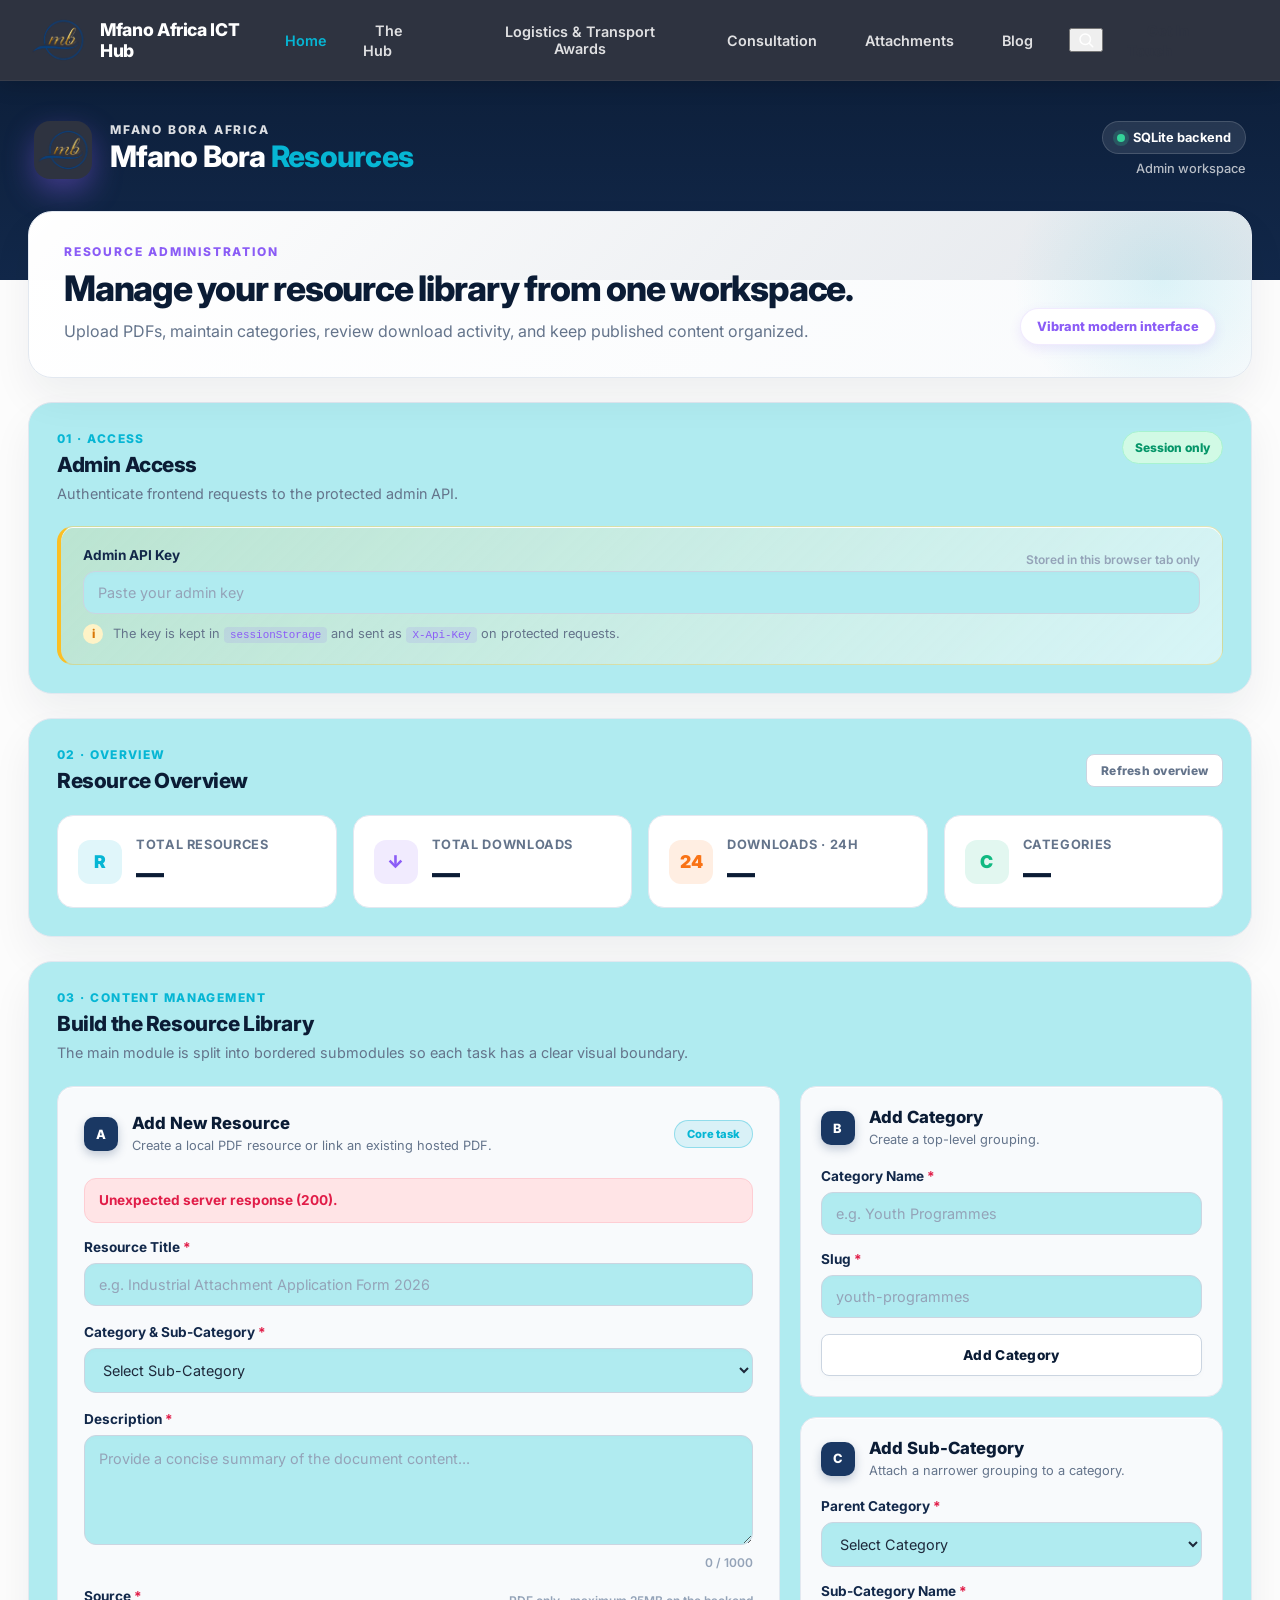
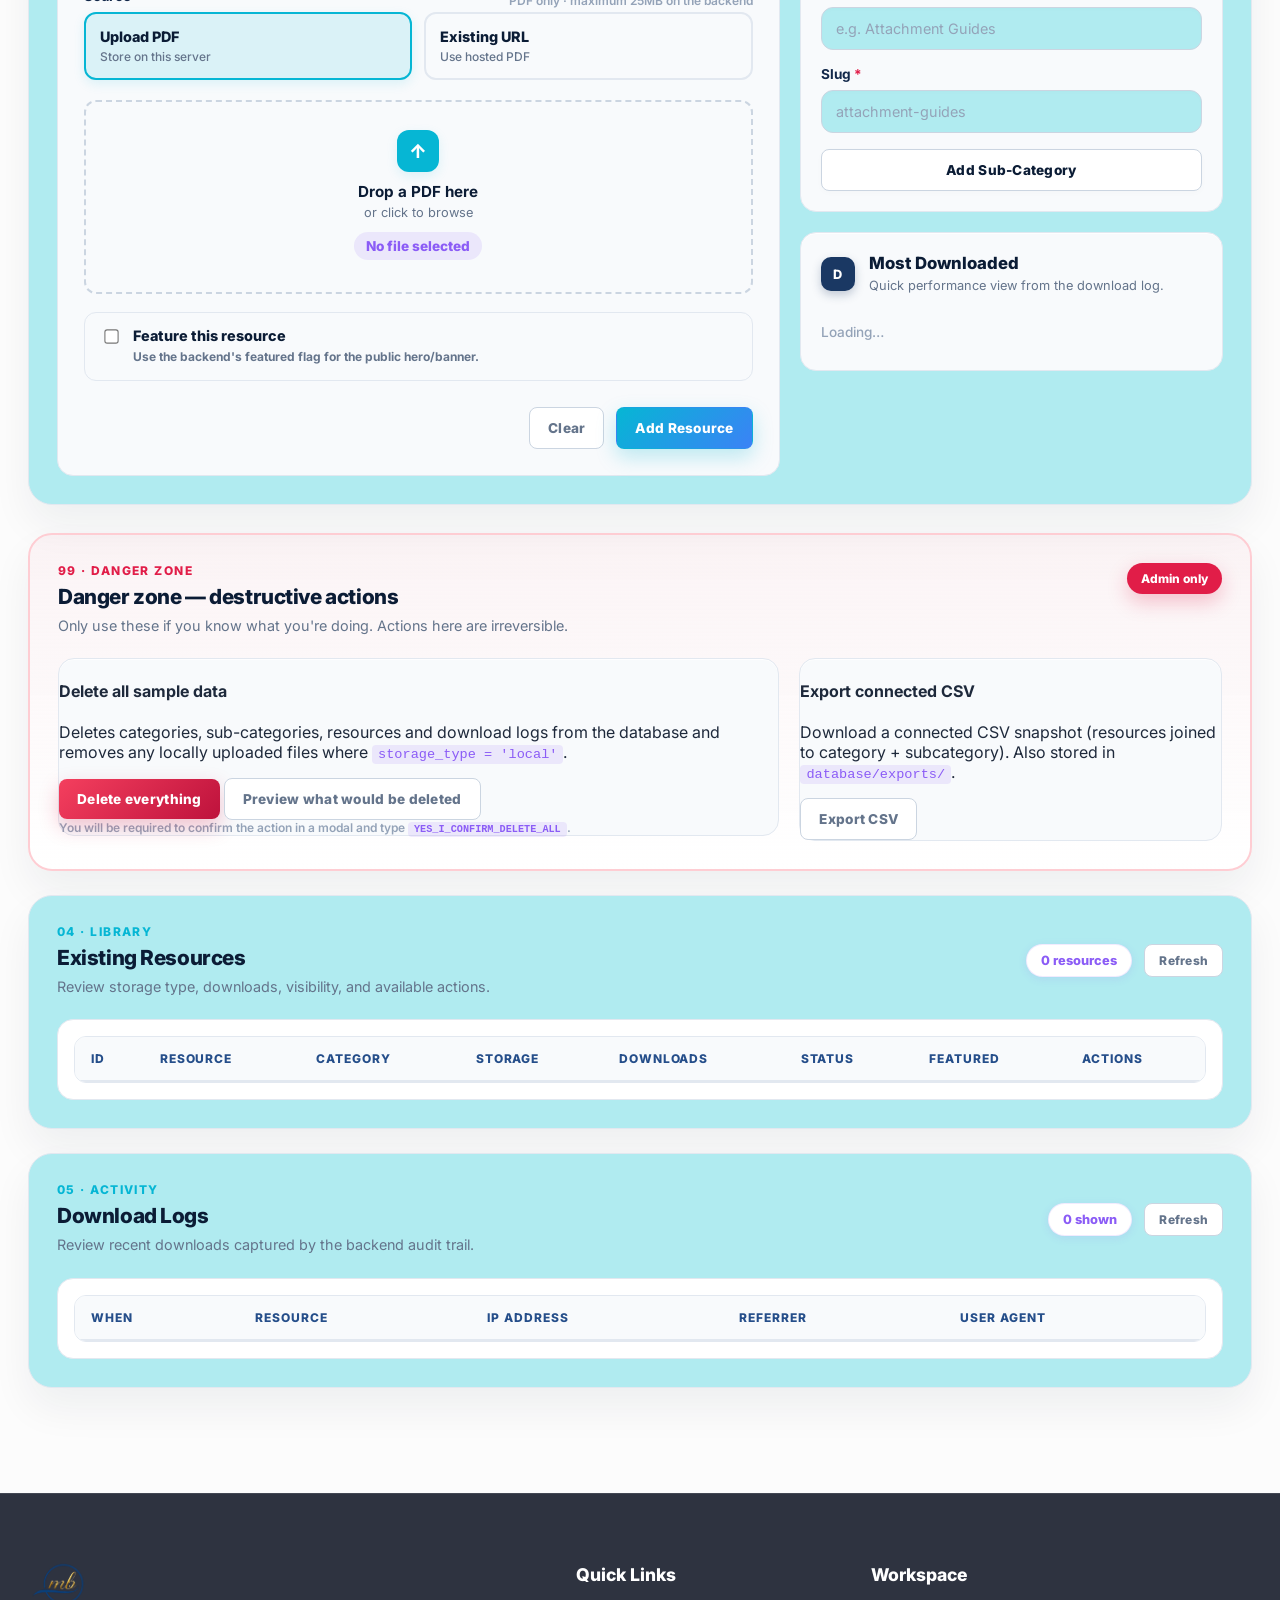
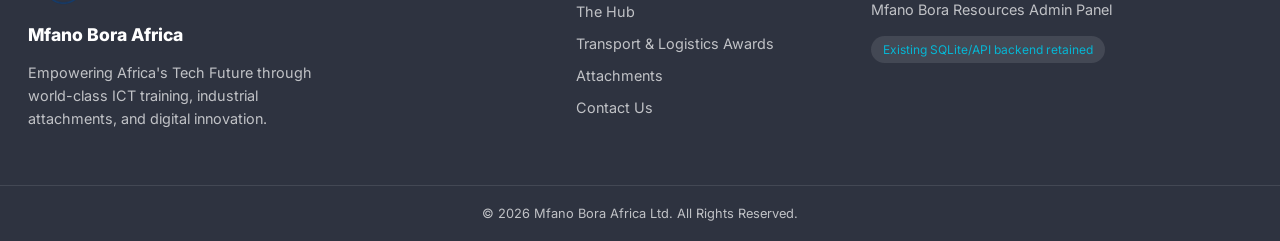
<file: admin/index.html>
<!DOCTYPE html>
<html lang="en">
<head>
  <meta charset="UTF-8">
  <meta name="viewport" content="width=device-width, initial-scale=1.0, maximum-scale=5.0, user-scalable=yes">
  <meta name="theme-color" content="#0b1c35">
  <title>Mfano Bora Resources — Admin Panel</title>
  
  <link rel="preconnect" href="https://fonts.googleapis.com">
  <link rel="preconnect" href="https://fonts.gstatic.com" crossorigin>
  <link href="https://fonts.googleapis.com/css2?family=Inter:wght@400;500;600;700;800;900&display=swap" rel="stylesheet">
  <link rel="stylesheet" href="css/admin.css">
</head>
<body>

  <!-- GLOBAL Mfano Bora NAVIGATION -->
  <nav id="mainNav">
      <div class="nav-container">
          <a href="/" class="nav-logo">
              <img src="logo.png" alt="Mfano Bora Logo" class="brand-mark-small">
              <div class="site-brand">
                  <span class="site-name">Mfano Africa ICT Hub</span>
              </div>
          </a>

          <button class="menu-toggle" id="menuToggle" aria-label="Toggle menu" aria-expanded="false">
              <span></span>
              <span></span>
              <span></span>
          </button>

          <ul class="nav-links" id="navLinks">
              <li><a href="/" class="active">Home</a></li>
              <li><a href="/hub/">The Hub</a></li>
              
              <li class="nav-dropdown">
                  <button class="nav-dropdown-toggle" type="button" aria-expanded="false" aria-haspopup="true">
                      Logistics & Transport Awards
                  </button>
                  <ul class="nav-dropdown-menu" id="awardsSubmenu">
                      <li><a href="/awards/">Logistics & Transport Awards</a></li>
                      <li><a href="/safety/">Road Safety Club</a></li>
                      <li><a href="/gallery/">Gallery</a></li>
                  </ul>
              </li>

              <li><a href="/consultancy/">Consultation</a></li>

              <li class="nav-dropdown">
                  <button class="nav-dropdown-toggle" type="button" aria-expanded="false" aria-haspopup="true">
                      Attachments
                  </button>
                  <ul class="nav-dropdown-menu" id="careerSubmenu">
                      <li><a href="/attachment/">Attachment</a></li>
                      <li><a href="/internship/">Internship</a></li>
                      <li><a href="/employment/">Employment</a></li>
                  </ul>
              </li>

              <li><a href="/blog/">Blog</a></li>

              <li class="nav-search-item">
                  <button type="button" class="nav-search-toggle" id="searchToggle" aria-label="Open search" aria-haspopup="dialog" aria-expanded="false">
                      <svg class="search-icon" viewBox="0 0 24 24" fill="none" xmlns="http://www.w3.org/2000/svg" aria-hidden="true">
                          <circle cx="11" cy="11" r="7" stroke="currentColor" stroke-width="2"/>
                          <line x1="16.65" y1="16.65" x2="21" y2="21" stroke="currentColor" stroke-width="2" stroke-linecap="round"/>
                      </svg>
                      <span class="search-label">Search</span>
                  </button>
              </li>

              <li><a href="/contact-us/" class="nav-cta">Get In Touch</a></li>
          </ul>
      </div>
  </nav>
  <div class="nav-overlay" id="navOverlay"></div>

  <!-- SEARCH MODAL -->
  <div class="search-modal-overlay" id="searchModalOverlay">
      <div class="search-modal" id="searchModal" role="dialog" aria-modal="true" aria-label="Site search">
          <button type="button" class="search-modal-close" id="searchModalClose" aria-label="Close search">&times;</button>
          <form class="search-modal-form" id="searchModalForm" action="/search/" method="GET" role="search">
              <svg class="search-modal-form-icon" viewBox="0 0 24 24" fill="none" xmlns="http://www.w3.org/2000/svg" aria-hidden="true">
                  <circle cx="11" cy="11" r="7" stroke="currentColor" stroke-width="2"/>
                  <line x1="16.65" y1="16.65" x2="21" y2="21" stroke="currentColor" stroke-width="2" stroke-linecap="round"/>
              </svg>
              <input type="text" name="q" id="searchModalInput" class="search-modal-input" placeholder="Search pages, services, trainings, attachments..." autocomplete="off" aria-label="Search pages, services, trainings, attachments">
              <button type="submit" class="search-modal-submit" aria-label="Submit search">Search</button>
          </form>
      </div>
  </div>

  <div class="page-shell">
    <!-- RESOURCE ADMIN PAGE TITLE HEADER -->
    <header class="topbar">
      <div class="topbar-brand">
        <img src="logo.png" alt="Mfano Bora Logo" class="brand-mark">
        <div>
          <div class="eyebrow">Mfano Bora Africa</div>
          <h1>Mfano Bora <span>Resources</span></h1>
        </div>
      </div>

      <div class="topbar-meta">
        <div class="system-status"><span class="status-dot"></span> SQLite backend</div>
        <div class="system-copy">Admin workspace</div>
      </div>
    </header>

    <main class="container">
      <section class="hero-intro">
        <div>
          <p class="eyebrow dark">Resource administration</p>
          <h2>Manage your resource library from one workspace.</h2>
          <p class="hero-copy">Upload PDFs, maintain categories, review download activity, and keep published content organized.</p>
        </div>
        <div class="hero-chip">Vibrant modern interface</div>
      </section>

      <!-- SECURITY MODULE -->
      <section class="module module-security" aria-labelledby="securityTitle">
        <div class="module-header">
          <div>
            <p class="module-kicker">01 · Access</p>
            <h3 id="securityTitle">Admin Access</h3>
            <p>Authenticate frontend requests to the protected admin API.</p>
          </div>
          <span class="module-badge secure">Session only</span>
        </div>

        <div class="submodule submodule-accent">
          <div class="submodule-title-row">
            <label for="apiKey">Admin API Key</label>
            <span class="field-note">Stored in this browser tab only</span>
          </div>
          <input type="password" id="apiKey" placeholder="Paste your admin key" autocomplete="off" spellcheck="false">
          <div class="access-note">
            <span class="note-icon">i</span>
            The key is kept in <code>sessionStorage</code> and sent as <code>X-Api-Key</code> on protected requests.
          </div>
        </div>
      </section>

      <!-- STATS MODULE -->
      <section class="module" aria-labelledby="statsTitle">
        <div class="module-header compact">
          <div>
            <p class="module-kicker">02 · Overview</p>
            <h3 id="statsTitle">Resource Overview</h3>
          </div>
          <button class="button button-outline button-small" id="refreshOverviewBtn" type="button">Refresh overview</button>
        </div>

        <div class="stats-grid">
          <div class="stat-card">
            <span class="stat-icon">R</span>
            <div>
              <span class="stat-label">Total Resources</span>
              <strong class="stat-value" id="statResources">—</strong>
            </div>
          </div>
          <div class="stat-card">
            <span class="stat-icon">↓</span>
            <div>
              <span class="stat-label">Total Downloads</span>
              <strong class="stat-value" id="statDownloads">—</strong>
            </div>
          </div>
          <div class="stat-card">
            <span class="stat-icon">24</span>
            <div>
              <span class="stat-label">Downloads · 24h</span>
              <strong class="stat-value" id="statDownloads24h">—</strong>
            </div>
          </div>
          <div class="stat-card">
            <span class="stat-icon">C</span>
            <div>
              <span class="stat-label">Categories</span>
              <strong class="stat-value" id="statCategories">—</strong>
            </div>
          </div>
        </div>
      </section>

      <!-- CONTENT MANAGEMENT MODULE -->
      <section class="module" aria-labelledby="contentTitle">
        <div class="module-header">
          <div>
            <p class="module-kicker">03 · Content management</p>
            <h3 id="contentTitle">Build the Resource Library</h3>
            <p>The main module is split into bordered submodules so each task has a clear visual boundary.</p>
          </div>
        </div>

        <div class="workspace-grid">
          <!-- RESOURCE SUBMODULE -->
          <div class="submodule submodule-primary">
            <div class="submodule-heading">
              <div>
                <span class="submodule-index">A</span>
                <div>
                  <h4>Add New Resource</h4>
                  <p>Create a local PDF resource or link an existing hosted PDF.</p>
                </div>
              </div>
              <span class="submodule-status">Core task</span>
            </div>

            <div id="message" class="message" role="status" aria-live="polite"></div>

            <form id="resourceForm" class="form-grid">
              <div class="field field-full">
                <label for="title">Resource Title <span>*</span></label>
                <input type="text" id="title" required maxlength="180" placeholder="e.g. Industrial Attachment Application Form 2026">
              </div>

              <div class="field field-full">
                <label for="subCategory">Category &amp; Sub-Category <span>*</span></label>
                <select id="subCategory" required>
                  <option value="">Select Sub-Category</option>
                </select>
              </div>

              <div class="field field-full">
                <label for="description">Description <span>*</span></label>
                <textarea id="description" required maxlength="1000" placeholder="Provide a concise summary of the document content..."></textarea>
                <span class="field-note right" id="descriptionCount">0 / 1000</span>
              </div>

              <div class="field field-full">
                <div class="field-label-row">
                  <label>Source <span>*</span></label>
                  <span class="field-note">PDF only · maximum 25MB on the backend</span>
                </div>
                <div class="source-toggle" role="radiogroup" aria-label="Resource source">
                  <label class="source-option">
                    <input type="radio" name="source" value="file" checked>
                    <span class="source-option-text"><strong>Upload PDF</strong><small>Store on this server</small></span>
                  </label>
                  <label class="source-option">
                    <input type="radio" name="source" value="url">
                    <span class="source-option-text"><strong>Existing URL</strong><small>Use hosted PDF</small></span>
                  </label>
                </div>

                <div id="fileSourceField" class="source-panel">
                  <div class="file-drop" id="fileDrop" tabindex="0" role="button" aria-label="Choose PDF file">
                    <div class="upload-icon">↑</div>
                    <strong>Drop a PDF here</strong>
                    <span>or click to browse</span>
                    <div class="file-picked" id="filePicked">No file selected</div>
                  </div>
                  <input type="file" id="fileInput" accept="application/pdf,.pdf" hidden>
                </div>

                <div id="urlSourceField" class="source-panel" hidden>
                  <input type="url" id="fileUrl" placeholder="https://storage.mfanobora.com/docs/example.pdf">
                </div>
              </div>

              <div class="field field-full">
                <label class="check-card">
                  <input type="checkbox" id="isFeatured">
                  <span>
                    <strong>Feature this resource</strong>
                    <small>Use the backend's featured flag for the public hero/banner.</small>
                  </span>
                </label>
              </div>

              <div class="form-actions field-full">
                <button type="reset" class="button button-outline" id="resetResourceBtn">Clear</button>
                <button type="submit" class="button button-primary" id="submitBtn">Add Resource</button>
              </div>
            </form>
          </div>

          <!-- TAXONOMY SUBMODULES -->
          <div class="stacked-submodules">
            <div class="submodule submodule-secondary">
              <div class="submodule-heading small">
                <div>
                  <span class="submodule-index">B</span>
                  <div>
                    <h4>Add Category</h4>
                    <p>Create a top-level grouping.</p>
                  </div>
                </div>
              </div>
              <div id="categoryMessage" class="message" role="status" aria-live="polite"></div>
              <form id="categoryForm" class="compact-form">
                <div class="field">
                  <label for="categoryName">Category Name <span>*</span></label>
                  <input type="text" id="categoryName" required maxlength="120" placeholder="e.g. Youth Programmes">
                </div>
                <div class="field">
                  <label for="categorySlug">Slug <span>*</span></label>
                  <input type="text" id="categorySlug" required maxlength="120" placeholder="youth-programmes">
                </div>
                <button type="submit" class="button button-secondary" id="categorySubmitBtn">Add Category</button>
              </form>
            </div>

            <div class="submodule submodule-secondary">
              <div class="submodule-heading small">
                <div>
                  <span class="submodule-index">C</span>
                  <div>
                    <h4>Add Sub-Category</h4>
                    <p>Attach a narrower grouping to a category.</p>
                  </div>
                </div>
              </div>
              <div id="subCategoryMessage" class="message" role="status" aria-live="polite"></div>
              <form id="subCategoryForm" class="compact-form">
                <div class="field">
                  <label for="parentCategory">Parent Category <span>*</span></label>
                  <select id="parentCategory" required>
                    <option value="">Select Category</option>
                  </select>
                </div>
                <div class="field">
                  <label for="newSubCategoryName">Sub-Category Name <span>*</span></label>
                  <input type="text" id="newSubCategoryName" required maxlength="120" placeholder="e.g. Attachment Guides">
                </div>
                <div class="field">
                  <label for="newSubCategorySlug">Slug <span>*</span></label>
                  <input type="text" id="newSubCategorySlug" required maxlength="120" placeholder="attachment-guides">
                </div>
                <button type="submit" class="button button-secondary" id="subCategorySubmitBtn">Add Sub-Category</button>
              </form>
            </div>

            <div class="submodule submodule-secondary">
              <div class="submodule-heading small">
                <div>
                  <span class="submodule-index">D</span>
                  <div>
                    <h4>Most Downloaded</h4>
                    <p>Quick performance view from the download log.</p>
                  </div>
                </div>
              </div>
              <div id="topResourcesList" class="top-resources-list" aria-live="polite">
                <div class="loading-state">Loading…</div>
              </div>
            </div>
          </div>
        </div>
      </section>

      <!-- DANGER ZONE MODULE -->
      <section class="module module-danger" aria-labelledby="dangerTitle">
        <div class="module-header">
          <div>
            <p class="module-kicker">99 · Danger zone</p>
            <h3 id="dangerTitle">Danger zone — destructive actions</h3>
            <p class="hero-copy">Only use these if you know what you're doing. Actions here are irreversible.</p>
          </div>
          <span class="module-badge warning">Admin only</span>
        </div>

        <div class="workspace-grid">
          <div class="submodule submodule-danger">
            <h4>Delete all sample data</h4>
            <p>Deletes categories, sub-categories, resources and download logs from the database and removes any locally uploaded files where <code>storage_type = 'local'</code>.</p>

            <div class="field">
              <button id="killAllBtn" type="button" class="button button-danger">Delete everything</button>
              <button id="killPreviewBtn" type="button" class="button button-outline">Preview what would be deleted</button>
            </div>
            <div class="field-note">You will be required to confirm the action in a modal and type <code>YES_I_CONFIRM_DELETE_ALL</code>.</div>
          </div>

          <div class="submodule submodule-export">
            <h4>Export connected CSV</h4>
            <p>Download a connected CSV snapshot (resources joined to category + subcategory). Also stored in <code>database/exports/</code>.</p>
            <div class="field">
              <button id="exportCsvBtn" type="button" class="button button-outline">Export CSV</button>
            </div>
          </div>
        </div>
      </section>

      <!-- RESOURCE LIST MODULE -->
      <section class="module" aria-labelledby="resourcesTitle">
        <div class="module-header compact">
          <div>
            <p class="module-kicker">04 · Library</p>
            <h3 id="resourcesTitle">Existing Resources</h3>
            <p>Review storage type, downloads, visibility, and available actions.</p>
          </div>
          <div class="header-actions">
            <span class="count-badge"><span id="resourceCount">0</span> resources</span>
            <button class="button button-outline button-small" id="refreshResourcesBtn" type="button">Refresh</button>
          </div>
        </div>

        <div class="submodule table-submodule">
          <div class="table-scroll">
            <table id="resourceTable">
              <thead>
                <tr>
                  <th>ID</th>
                  <th>Resource</th>
                  <th>Category</th>
                  <th>Storage</th>
                  <th>Downloads</th>
                  <th>Status</th>
                  <th>Featured</th>
                  <th>Actions</th>
                </tr>
              </thead>
              <tbody id="resourceTableBody"></tbody>
            </table>
          </div>
        </div>
      </section>

      <!-- DOWNLOAD LOGS MODULE -->
      <section class="module" aria-labelledby="logsTitle">
        <div class="module-header compact">
          <div>
            <p class="module-kicker">05 · Activity</p>
            <h3 id="logsTitle">Download Logs</h3>
            <p>Review recent downloads captured by the backend audit trail.</p>
          </div>
          <div class="header-actions">
            <span class="count-badge"><span id="logCount">0</span> shown</span>
            <button class="button button-outline button-small" id="refreshLogsBtn" type="button">Refresh</button>
          </div>
        </div>

        <div class="submodule table-submodule">
          <div class="table-scroll">
            <table id="logsTable">
              <thead>
                <tr>
                  <th>When</th>
                  <th>Resource</th>
                  <th>IP Address</th>
                  <th>Referrer</th>
                  <th>User Agent</th>
                </tr>
              </thead>
              <tbody id="logsTableBody"></tbody>
            </table>
          </div>
        </div>
      </section>
    </main>

    <!-- INTEGRATED & UPGRADED FOOTER -->
    <footer class="page-footer-expanded">
        <div class="footer-container">
            <div class="footer-brand-col">
                <img src="logo.png" alt="Mfano Bora Logo" class="brand-mark-small">
                <h4>Mfano Bora Africa</h4>
                <p>Empowering Africa's Tech Future through world-class ICT training, industrial attachments, and digital innovation.</p>
            </div>
            <div class="footer-links-col">
                <h4>Quick Links</h4>
                <ul>
                    <li><a href="/hub/">The Hub</a></li>
                    <li><a href="/awards/">Transport & Logistics Awards</a></li>
                    <li><a href="/attachment/">Attachments</a></li>
                    <li><a href="/contact-us/">Contact Us</a></li>
                </ul>
            </div>
            <div class="footer-meta-col">
                <h4>Workspace</h4>
                <p>Mfano Bora Resources Admin Panel</p>
                <p class="meta-tag">Existing SQLite/API backend retained</p>
            </div>
        </div>
        <div class="footer-bottom">
            <span>&copy; 2026 Mfano Bora Africa Ltd. All Rights Reserved.</span>
        </div>
    </footer>
  </div>

  <!-- Confirmation Modal -->
  <div id="dangerModal" class="modal" aria-hidden="true" role="dialog" aria-labelledby="dangerModalTitle" aria-modal="true">
    <div class="modal-backdrop" id="dangerModalBackdrop"></div>
    <div class="modal-panel" role="document">
      <header class="modal-header">
        <h3 id="dangerModalTitle">Confirm permanent deletion</h3>
      </header>
      <div class="modal-body">
        <p>This will <strong>permanently delete</strong> all sample data and locally stored files from the database. This action cannot be undone.</p>
        <p><strong>Type the exact phrase</strong> below to confirm:</p>
        <label for="dangerConfirmInput" class="visually-hidden">Confirmation phrase</label>
        <input id="dangerConfirmInput" type="text" placeholder="Type YES_I_CONFIRM_DELETE_ALL" autocomplete="off" />
        <div class="modal-hint">Phrase is case-sensitive. Leading/trailing spaces are trimmed.</div>
        <div id="dangerModalMsg" class="message" aria-live="polite"></div>
      </div>
      <footer class="modal-footer">
        <button id="dangerCancelBtn" type="button" class="button">Cancel</button>
        <button id="dangerConfirmBtn" type="button" class="button button-danger">Confirm delete</button>
      </footer>
    </div>
  </div>

  <script src="js/admin.js"></script>
</body>
</html>
</file>
<file: admin/css/admin.css>
:root {
  /* Extended, Vibrant Navy Palette */
  --navy-950: #2e3340;
  --navy-900: #0b1c35;
  --navy-850: #12284a;
  --navy-800: #1a3863;
  --navy-700: #254e8a;

  /* Vibrant Accent Colors */
  --cyan: #06b6d4;
  --cyan-soft: rgba(6, 182, 212, 0.12);
  --cyan-border: rgba(6, 182, 212, 0.35);
  
  --violet: #8b5cf6;
  --violet-soft: rgba(139, 92, 246, 0.12);
  
  --blue-accent: #3b82f6;
  
  --orange: #f97316;
  --orange-soft: rgba(249, 115, 22, 0.12);
  
  --emerald: #10b981;
  --emerald-soft: rgba(16, 185, 129, 0.12);
  
  --gold: #fbbf24;
  --gold-soft: rgba(251, 191, 36, 0.15);

  /* Structure & Surfaces */
  --page: #fcfcfc;
  --white: #b0ebf0;
  --surface-soft: #f8fafc;
  --border: #e2e8f0;
  --border-strong: #cbd5e1;
  
  /* Typography */
  --text: #1e293b;
  --text-soft: #64748b;
  --text-faint: #94a3b8;

  /* Status Colors */
  --success: #059669;
  --success-bg: #d1fae5;
  --success-border: #a7f3d0;
  
  --danger: #e11d48;
  --danger-bg: #ffe4e6;
  --danger-border: #fecdd3;
  
  --warning: #d97706;
  --warning-bg: #fef3c7;
  --warning-border: #fde68a;

  /* Radii & Upgraded Shadows */
  --radius-xl: 24px;
  --radius-lg: 16px;
  --radius-md: 12px;
  --radius-sm: 8px;
  
  --shadow-module: 0 20px 40px rgba(11, 28, 53, 0.06);
  --shadow-card: 0 10px 25px rgba(11, 28, 53, 0.04);
  --shadow-glow: 0 8px 20px rgba(6, 182, 212, 0.25);
  --shadow-glow-danger: 0 8px 20px rgba(225, 29, 72, 0.25);
}

* { box-sizing: border-box; }

html { scroll-behavior: smooth; }

body {
  margin: 0;
  min-height: 100vh;
  font-family: 'Inter', system-ui, -apple-system, BlinkMacSystemFont, 'Segoe UI', sans-serif;
  color: var(--text);
  /* Adjusted gradient background transition to account for nav */
  background: linear-gradient(180deg, var(--navy-900) 0, var(--navy-850) 280px, var(--page) 280px, var(--page) 100%);
}

button, input, select, textarea { font: inherit; }
button { -webkit-tap-highlight-color: transparent; }

/* =========================================
   Global Navigation Bar Additions
========================================= */
#mainNav {
  background: var(--navy-950);
  position: sticky;
  top: 0;
  z-index: 1000;
  padding: 0 28px;
  border-bottom: 1px solid rgba(255, 255, 255, 0.05);
  box-shadow: 0 4px 20px rgba(0, 0, 0, 0.15);
  transition: all 0.3s ease;
}

#mainNav.scrolled {
  background: rgba(4, 13, 26, 0.95);
  backdrop-filter: blur(12px);
}

.nav-container {
  max-width: 1400px;
  margin: 0 auto;
  display: flex;
  align-items: center;
  justify-content: space-between;
  min-height: 80px;
}

.nav-logo {
  display: flex;
  align-items: center;
  gap: 12px;
  text-decoration: none;
  color: #fff;
}

.brand-mark-small {
  width: 60px;
  height: 60px;
  border-radius: 10px;
  display: grid;
  place-items: center;
  font-weight: 900;
  font-size: 0.9rem;
  letter-spacing: .04em;
  color: #fff;
}

.site-name {
  font-weight: 800;
  font-size: 1.1rem;
  letter-spacing: -0.02em;
}

.nav-links {
  display: flex;
  align-items: center;
  gap: 24px;
  list-style: none;
  margin: 0;
  padding: 0;
}

.nav-links a, .nav-dropdown-toggle {
  color: rgba(255, 255, 255, 0.85);
  text-decoration: none;
  font-size: 0.9rem;
  font-weight: 600;
  background: transparent;
  border: none;
  cursor: pointer;
  padding: 8px 12px;
  transition: color 0.2s ease;
}

.nav-links a:hover, .nav-dropdown-toggle:hover, .nav-links a.active {
  color: var(--cyan);
}

.nav-dropdown {
  position: relative;
}

.nav-dropdown-menu {
  display: none;
  position: absolute;
  top: 100%;
  left: 0;
  background: var(--navy-850);
  list-style: none;
  padding: 12px 0;
  min-width: 220px;
  border: 1px solid rgba(255, 255, 255, 0.1);
  border-radius: var(--radius-md);
  box-shadow: 0 10px 30px rgba(0,0,0,0.2);
}

.nav-dropdown-menu.open {
  display: block;
  animation: slideInNav 0.2s ease;
}

@keyframes slideInNav {
  from { opacity: 0; transform: translateY(-5px); }
  to { opacity: 1; transform: translateY(0); }
}

.nav-dropdown-menu li a {
  display: block;
  padding: 10px 20px;
  width: 100%;
}

.nav-dropdown-menu li a:hover {
  background: rgba(255,255,255,0.05);
}

.nav-cta {
  background: var(--cyan);
  color: var(--navy-950) !important;
  border-radius: 999px;
  padding: 10px 20px !important;
  font-weight: 800 !important;
}

.nav-cta:hover {
  background: #fff;
  color: var(--cyan) !important;
  box-shadow: 0 4px 12px rgba(6, 182, 212, 0.3);
}

.nav-search-toggle {
  display: flex;
  align-items: center;
  gap: 8px;
  color: #fff;
}

.search-icon {
  width: 18px;
  height: 18px;
}

.search-label {
  display: none; /* Hide on desktop, keep icon */
}

.menu-toggle {
  display: none;
  flex-direction: column;
  gap: 5px;
  background: none;
  border: none;
  cursor: pointer;
  padding: 5px;
}

.menu-toggle span {
  width: 24px;
  height: 2px;
  background: #fff;
  transition: all 0.3s;
}

.search-modal-overlay {
  position: fixed;
  inset: 0;
  background: rgba(4, 13, 26, 0.9);
  backdrop-filter: blur(10px);
  z-index: 2000;
  display: none;
  align-items: center;
  justify-content: center;
}

.search-modal-overlay.active {
  display: flex;
}

.search-modal {
  width: 100%;
  max-width: 600px;
  padding: 20px;
  position: relative;
}

.search-modal-close {
  position: absolute;
  top: -40px;
  right: 20px;
  background: none;
  border: none;
  color: #fff;
  font-size: 2rem;
  cursor: pointer;
}

.search-modal-form {
  position: relative;
  display: flex;
  align-items: center;
}

.search-modal-form-icon {
  position: absolute;
  left: 20px;
  width: 24px;
  height: 24px;
  color: var(--navy-700);
}

.search-modal-input {
  width: 100%;
  padding: 20px 20px 20px 60px;
  border-radius: var(--radius-xl);
  border: none;
  font-size: 1.2rem;
  box-shadow: 0 10px 40px rgba(0,0,0,0.2);
}

.search-modal-submit {
  position: absolute;
  right: 10px;
  background: var(--cyan);
  color: #fff;
  border: none;
  padding: 12px 24px;
  border-radius: 999px;
  font-weight: 800;
  cursor: pointer;
}

.nav-overlay {
  display: none;
  position: fixed;
  inset: 0;
  background: rgba(0,0,0,0.5);
  z-index: 998;
}

@media (max-width: 992px) {
  .menu-toggle { display: flex; }
  .nav-links {
    position: fixed;
    top: 0;
    right: -100%;
    width: 300px;
    height: 100vh;
    background: var(--navy-950);
    flex-direction: column;
    align-items: flex-start;
    padding: 80px 30px;
    transition: right 0.3s ease;
    z-index: 999;
  }
  .nav-links.mobile-drawer-open { right: 0; }
  .nav-overlay.active { display: block; }
  .nav-dropdown-menu {
    position: static;
    box-shadow: none;
    border: none;
    border-left: 2px solid var(--navy-800);
    background: transparent;
    padding-left: 10px;
  }
  .search-label { display: block; }
}

/* =========================================
   Admin Layout Additions
========================================= */

.page-shell { min-height: 100vh; }

.topbar {
  max-width: 1400px;
  margin: 0 auto;
  min-height: 160px;
  padding: 40px 34px 20px;
  color: #fff;
  display: flex;
  align-items: flex-start;
  justify-content: space-between;
  gap: 24px;
}

.topbar-brand { display: flex; align-items: center; gap: 18px; }

.brand-mark {
  width: 58px;
  height: 58px;
  border-radius: 16px;
  display: grid;
  place-items: center;
  font-weight: 900;
  font-size: 1.1rem;
  letter-spacing: .04em;
  color: #fff;
  /* Eye-catching brand mark gradient */
  background: #2e3340;
  box-shadow: 0 12px 30px rgba(139, 92, 246, 0.4);
}

.topbar h1 {
  margin: 2px 0 3px;
  font-size: clamp(1.4rem, 2.5vw, 1.85rem);
  line-height: 1.2;
  letter-spacing: -.025em;
  font-weight: 800;
}

.topbar h1 span { color: var(--cyan); }
.eyebrow { margin: 0; font-size: .75rem; text-transform: uppercase; letter-spacing: .15em; font-weight: 800; opacity: .85; }
.eyebrow.dark { color: var(--violet); opacity: 1; }

.topbar-meta { text-align: right; display: grid; gap: 7px; justify-items: end; }
.system-status {
  display: inline-flex;
  align-items: center;
  gap: 8px;
  padding: 8px 14px;
  border-radius: 999px;
  border: 1px solid rgba(255,255,255,.15);
  background: rgba(255,255,255,.1);
  backdrop-filter: blur(8px);
  font-size: .8rem;
  font-weight: 700;
}
.status-dot { width: 8px; height: 8px; border-radius: 50%; background: #34d399; box-shadow: 0 0 0 4px rgba(52, 211, 153, 0.2); }
.system-copy { color: rgba(255,255,255,.7); font-size: .8rem; font-weight: 500; }

.container { max-width: 1280px; margin: 0 auto; padding: 0 28px 45px; }

.hero-intro {
  margin-top: -30px;
  padding: 32px 35px;
  border-radius: var(--radius-xl);
  border: 1px solid var(--border);
  background: linear-gradient(135deg, rgba(255,255,255,1) 0%, rgba(248,250,252,0.9) 100%);
  box-shadow: var(--shadow-module);
  display: flex;
  align-items: flex-end;
  justify-content: space-between;
  gap: 20px;
  position: relative;
  overflow: hidden;
}

.hero-intro::before {
  content: "";
  position: absolute;
  top: -50%; right: -5%;
  width: 300px; height: 300px;
  background: radial-gradient(circle, var(--cyan-soft) 0%, transparent 70%);
  z-index: 0;
  pointer-events: none;
}

.hero-intro > div { position: relative; z-index: 1; }
.hero-intro h2 { margin: 8px 0 10px; font-size: clamp(1.5rem, 3.5vw, 2.2rem); letter-spacing: -.035em; color: var(--navy-900); font-weight: 800; }
.hero-copy { margin: 0; color: var(--text-soft); max-width: 760px; line-height: 1.6; font-size: 1rem; }
.hero-chip { flex: 0 0 auto; padding: 10px 16px; border: 1px solid var(--violet-soft); border-radius: 999px; font-size: .8rem; font-weight: 800; color: var(--violet); background: #fff; box-shadow: 0 4px 12px var(--violet-soft); position: relative; z-index: 1;}

.module {
  margin-top: 24px;
  padding: 28px;
  background: var(--white);
  border: 1px solid var(--border);
  border-radius: var(--radius-xl);
  box-shadow: var(--shadow-module);
  transition: box-shadow 0.3s ease;
}

.module:hover { box-shadow: 0 25px 50px rgba(11, 28, 53, 0.08); }

.module-header { display: flex; justify-content: space-between; align-items: flex-start; gap: 18px; margin-bottom: 22px; }
.module-header.compact { align-items: center; }
.module-kicker { margin: 0 0 6px; color: var(--cyan); font-size: .75rem; font-weight: 800; letter-spacing: .12em; text-transform: uppercase; }
.module-header h3 { margin: 0; color: var(--navy-900); font-size: 1.3rem; letter-spacing: -.02em; font-weight: 800; }
.module-header p:not(.module-kicker) { margin: 6px 0 0; color: var(--text-soft); font-size: .9rem; line-height: 1.5; }

.module-badge { padding: 8px 12px; border-radius: 999px; font-size: .75rem; font-weight: 800; white-space: nowrap; }
.module-badge.secure { color: var(--success); background: var(--success-bg); border: 1px solid var(--success-border); }

.submodule {
  background: var(--surface-soft);
  border: 1px solid var(--border);
  border-radius: var(--radius-lg);
  box-shadow: inset 0 1px 0 rgba(255,255,255,0.9);
}
.submodule-accent { padding: 20px 22px; background: linear-gradient(135deg, var(--gold-soft) 0%, rgba(255,255,255,0.5) 100%); border-color: rgba(251, 191, 36, 0.3); border-left: 4px solid var(--gold); }
.submodule-primary { padding: 26px; }
.submodule-secondary { padding: 20px; transition: transform 0.2s ease; }
.submodule-secondary:hover { transform: translateY(-2px); box-shadow: var(--shadow-card); background: #fff; }
.table-submodule { padding: 16px; overflow: hidden; background: #fff; }

.submodule-title-row, .field-label-row, .submodule-heading { display: flex; justify-content: space-between; align-items: center; gap: 12px; }
.submodule-heading { margin-bottom: 22px; }
.submodule-heading > div:first-child { display: flex; align-items: center; gap: 14px; }
.submodule-heading.small { margin-bottom: 18px; }
.submodule-heading h4 { margin: 0; font-size: 1.05rem; color: var(--navy-900); font-weight: 800; }
.submodule-heading p { margin: 4px 0 0; color: var(--text-soft); font-size: .8rem; line-height: 1.45; }
.submodule-index { width: 34px; height: 34px; border-radius: 10px; display: grid; place-items: center; flex: 0 0 auto; color: #fff; background: var(--navy-800); font-size: .8rem; font-weight: 800; box-shadow: 0 4px 10px rgba(26, 56, 99, 0.25); }
.submodule-status { padding: 6px 12px; border-radius: 999px; background: var(--cyan-soft); color: var(--cyan); border: 1px solid var(--cyan-border); font-size: .7rem; font-weight: 800; }

.access-note { margin-top: 10px; color: var(--text-soft); font-size: .8rem; line-height: 1.5; }
.note-icon { display: inline-grid; place-items: center; width: 20px; height: 20px; margin-right: 6px; border-radius: 50%; color: var(--warning); background: var(--warning-bg); font-size: .75rem; font-weight: 800; }
code { font-family: ui-monospace, SFMono-Regular, Menlo, monospace; color: var(--violet); background: var(--violet-soft); padding: 2px 6px; border-radius: 4px; font-size: 0.85em; }

.workspace-grid { display: grid; grid-template-columns: minmax(0, 1.4fr) minmax(340px, .82fr); gap: 20px; align-items: start; }
.stacked-submodules { display: grid; gap: 20px; }

.form-grid { display: grid; grid-template-columns: repeat(2, minmax(0, 1fr)); gap: 18px; }
.compact-form { display: grid; gap: 16px; }
.field { min-width: 0; position: relative; }
.field-full { grid-column: 1 / -1; }
.field label, .submodule-title-row label { display: block; margin-bottom: 8px; color: var(--navy-850); font-size: .85rem; font-weight: 700; }
.field label > span, .submodule-title-row label > span { color: var(--danger); }
.field-note { color: var(--text-faint); font-size: .75rem; font-weight: 600; }
.field-note.right { display: block; text-align: right; margin-top: 6px; }

.field input[type="text"],
.field input[type="url"],
.field input[type="password"],
.field select,
.field textarea,
.submodule-accent > input {
  width: 100%;
  border: 1px solid var(--border-strong);
  background: var(--white);
  color: var(--text);
  border-radius: var(--radius-md);
  padding: 12px 14px;
  font-size: .9rem;
  outline: none;
  transition: all .2s ease;
  box-shadow: inset 0 2px 4px rgba(0,0,0,0.01);
}

.field textarea { min-height: 110px; resize: vertical; line-height: 1.5; }
.field input::placeholder, .field textarea::placeholder, .submodule-accent > input::placeholder { color: var(--text-faint); }
.field input:focus, .field select:focus, .field textarea:focus, .submodule-accent > input:focus { 
  border-color: var(--cyan); 
  box-shadow: 0 0 0 4px var(--cyan-soft); 
  background: #fff; 
}

.source-toggle { display: grid; grid-template-columns: 1fr 1fr; gap: 12px; margin-bottom: 12px; }
.source-option { margin: 0; padding: 14px; border: 2px solid var(--border); border-radius: var(--radius-md); background: var(--surface-soft); cursor: pointer; transition: all .2s ease; }
.source-option:hover { border-color: var(--border-strong); background: #fff; }
.source-option:has(input:checked) { border-color: var(--cyan); background: var(--cyan-soft); box-shadow: 0 4px 12px var(--cyan-soft); }
.source-option input { position: absolute; opacity: 0; pointer-events: none; }
.source-option-text { display: grid; gap: 4px; }
.source-option-text strong { color: var(--navy-900); font-size: .9rem; font-weight: 800; }
.source-option-text small { color: var(--text-soft); font-size: .75rem; font-weight: 500;}

.source-panel[hidden] { display: none; }
.file-drop {
  border: 2px dashed var(--border-strong);
  border-radius: var(--radius-md);
  padding: 28px 20px;
  text-align: center;
  background: var(--surface-soft);
  color: var(--text-soft);
  cursor: pointer;
  outline: none;
  transition: all .2s ease;
}
.file-drop:hover, .file-drop:focus, .file-drop.dragover { border-color: var(--cyan); background: var(--cyan-soft); transform: translateY(-2px); box-shadow: var(--shadow-card); }
.upload-icon { width: 42px; height: 42px; margin: 0 auto 10px; display: grid; place-items: center; border-radius: 12px; color: #fff; background: var(--cyan); font-weight: 800; font-size: 1.2rem; box-shadow: 0 4px 12px var(--cyan-soft); transition: transform 0.2s; }
.file-drop:hover .upload-icon { transform: scale(1.05); }
.file-drop strong { display: block; color: var(--navy-900); font-size: .95rem; font-weight: 700;}
.file-drop > span { display: block; margin-top: 4px; font-size: .8rem; }
.file-picked { margin-top: 12px; color: var(--violet); font-weight: 800; font-size: .85rem; overflow: hidden; text-overflow: ellipsis; white-space: nowrap; background: var(--violet-soft); padding: 6px 12px; border-radius: 999px; display: inline-block;}

.check-card { display: flex !important; align-items: flex-start; gap: 12px; margin: 0 !important; padding: 14px 16px; border: 1px solid var(--border); border-radius: var(--radius-md); background: var(--surface-soft); cursor: pointer; transition: all 0.2s ease; }
.check-card:hover { background: #fff; border-color: var(--border-strong); box-shadow: var(--shadow-card); }
.check-card input { margin-top: 3px; accent-color: var(--cyan); transform: scale(1.1); }
.check-card span { display: grid; gap: 4px; }
.check-card strong { font-size: .9rem; color: var(--navy-900); font-weight: 800;}
.check-card small { color: var(--text-soft); font-size: .75rem; line-height: 1.45; }

.form-actions { display: flex; justify-content: flex-end; gap: 12px; padding-top: 8px; }

/* Enhanced Button Aesthetics */
.button { border: 1px solid transparent; border-radius: var(--radius-sm); padding: 12px 18px; font-weight: 800; font-size: .85rem; cursor: pointer; transition: all .2s ease; letter-spacing: .02em; }
.button:active:not(:disabled) { transform: translateY(0) scale(0.98); }
.button:disabled { opacity: .6; cursor: not-allowed; }

.button-primary { color: #fff; background: linear-gradient(135deg, var(--cyan) 0%, var(--blue-accent) 100%); box-shadow: var(--shadow-glow); }
.button-primary:hover:not(:disabled) { transform: translateY(-2px); box-shadow: 0 12px 28px rgba(59, 130, 246, 0.4); background: linear-gradient(135deg, #08c8ea 0%, #4b8df6 100%); }

.button-secondary { color: var(--navy-900); background: #fff; border-color: var(--border-strong); box-shadow: 0 2px 6px rgba(0,0,0,0.02); }
.button-secondary:hover:not(:disabled) { border-color: var(--cyan); color: var(--cyan); box-shadow: 0 4px 12px var(--cyan-soft); transform: translateY(-2px); }

.button-outline { color: var(--text-soft); background: #fff; border-color: var(--border-strong); }
.button-outline:hover:not(:disabled) { color: var(--navy-900); border-color: var(--navy-800); background: var(--surface-soft); }

.button-small { padding: 8px 14px; font-size: .75rem; }

.message { display: none; margin-bottom: 16px; padding: 12px 14px; border-radius: var(--radius-md); font-size: .85rem; font-weight: 700; line-height: 1.45; }
.message.visible { display: block; animation: slideIn 0.3s ease; }
@keyframes slideIn { from { opacity: 0; transform: translateY(-5px); } to { opacity: 1; transform: translateY(0); } }
.message.success { color: var(--success); background: var(--success-bg); border: 1px solid var(--success-border); }
.message.error { color: var(--danger); background: var(--danger-bg); border: 1px solid var(--danger-border); }

/* Colorful Stats Grid */
.stats-grid { display: grid; grid-template-columns: repeat(4, minmax(0, 1fr)); gap: 16px; }
.stat-card { padding: 20px; display: flex; align-items: center; gap: 14px; border-radius: var(--radius-lg); border: 1px solid var(--border); background: #fff; transition: all 0.2s ease; }
.stat-card:hover { transform: translateY(-4px); box-shadow: var(--shadow-card); }

.stat-icon { width: 44px; height: 44px; display: grid; place-items: center; flex: 0 0 auto; border-radius: 12px; font-size: 1.1rem; font-weight: 900; transition: transform 0.2s ease; }
.stat-card:hover .stat-icon { transform: scale(1.1) rotate(5deg); }

.stat-card:nth-child(1) .stat-icon { background: var(--cyan-soft); color: var(--cyan); }
.stat-card:nth-child(2) .stat-icon { background: var(--violet-soft); color: var(--violet); }
.stat-card:nth-child(3) .stat-icon { background: var(--orange-soft); color: var(--orange); }
.stat-card:nth-child(4) .stat-icon { background: var(--emerald-soft); color: var(--emerald); }
.stat-card:nth-child(1):hover { border-color: rgba(6, 182, 212, 0.3); }
.stat-card:nth-child(2):hover { border-color: rgba(139, 92, 246, 0.3); }
.stat-card:nth-child(3):hover { border-color: rgba(249, 115, 22, 0.3); }
.stat-card:nth-child(4):hover { border-color: rgba(16, 185, 129, 0.3); }

.stat-label { display: block; color: var(--text-soft); font-size: .8rem; font-weight: 700; line-height: 1.35; text-transform: uppercase; letter-spacing: 0.05em; }
.stat-value { display: block; margin-top: 6px; color: var(--navy-900); font-size: 1.75rem; font-weight: 900; line-height: 1; letter-spacing: -.03em; }

.top-resources-list { display: grid; gap: 10px; }
.loading-state { color: var(--text-faint); font-size: .85rem; padding: 10px 0; font-weight: 500;}
.top-resource { display: grid; grid-template-columns: 1fr auto; gap: 12px; align-items: center; padding: 12px 14px; border-radius: var(--radius-md); background: var(--surface-soft); transition: background 0.2s; }
.top-resource:hover { background: #fff; box-shadow: 0 4px 12px rgba(0,0,0,0.03); }
.top-resource-title { font-size: .85rem; color: var(--navy-900); font-weight: 800; line-height: 1.4; }
.top-resource-meta { color: var(--text-soft); font-size: .75rem; margin-top: 4px; font-weight: 500;}
.top-resource-count { color: var(--cyan); background: var(--cyan-soft); padding: 4px 10px; border-radius: 999px; font-size: .75rem; font-weight: 800; }

.header-actions { display: flex; align-items: center; gap: 12px; flex-wrap: wrap; justify-content: flex-end; }
.count-badge { color: var(--violet); font-size: .8rem; font-weight: 800; padding: 8px 14px; border: 1px solid var(--violet-soft); background: #fff; box-shadow: 0 2px 8px var(--violet-soft); border-radius: 999px; }

/* Enhanced Table UI */
.table-scroll { overflow-x: auto; border-radius: var(--radius-md); border: 1px solid var(--border); }
.table-scroll::-webkit-scrollbar { height: 8px; }
.table-scroll::-webkit-scrollbar-track { background: var(--surface-soft); border-radius: 4px; }
.table-scroll::-webkit-scrollbar-thumb { background: var(--border-strong); border-radius: 4px; }

table { width: 100%; border-collapse: separate; border-spacing: 0; text-align: left; font-size: .85rem; min-width: 820px; }
thead th { position: sticky; top: 0; z-index: 1; background: var(--surface-soft); color: var(--navy-700); padding: 14px 16px; border-bottom: 2px solid var(--border); font-size: .75rem; font-weight: 800; text-transform: uppercase; letter-spacing: .08em; white-space: nowrap; }
tbody td { padding: 14px 16px; color: var(--text); border-bottom: 1px solid var(--border); vertical-align: middle; transition: background 0.2s ease; }
tbody tr:last-child td { border-bottom: 0; }
tbody tr:hover td { background: var(--cyan-soft); cursor: default; }

.title-cell { max-width: 280px; font-weight: 800; color: var(--navy-900); }
.category-cell { max-width: 230px; color: var(--text-soft); line-height: 1.4; font-weight: 500;}

/* Dynamic Status Pills */
.pill { display: inline-flex; align-items: center; gap: 6px; padding: 6px 10px; border-radius: 999px; font-size: .7rem; font-weight: 800; white-space: nowrap; box-shadow: 0 2px 4px rgba(0,0,0,0.02); }
.pill.local { color: var(--cyan); background: #fff; border: 1px solid var(--cyan-border); }
.pill.external { color: var(--violet); background: #fff; border: 1px solid var(--violet-soft); }
.pill.featured { color: var(--warning); background: #fff; border: 1px solid var(--warning-border); }
.pill.published { color: var(--success); background: #fff; border: 1px solid var(--success-border); }
.pill.draft { color: var(--text-soft); background: var(--surface-soft); border: 1px solid var(--border); }

.action-row { display: flex; flex-wrap: wrap; gap: 8px; }
.table-action { padding: 8px 12px; border-radius: 8px; border: 1px solid var(--border-strong); background: #fff; color: var(--navy-700); font-size: .75rem; font-weight: 800; cursor: pointer; transition: all 0.2s ease; }
.table-action:hover { border-color: var(--cyan); color: var(--cyan); transform: translateY(-1px); box-shadow: 0 4px 10px var(--cyan-soft); }
.table-action.danger { color: var(--danger); border-color: var(--danger-border); }
.table-action.danger:hover { background: var(--danger); color: #fff; border-color: var(--danger); box-shadow: 0 4px 10px var(--danger-bg); }
.empty-row td { text-align: center; color: var(--text-faint); padding: 45px 20px; font-size: .9rem; font-weight: 600;}

/* Enhanced Danger module */
.module-danger {
  border: 2px solid var(--danger-border);
  background: linear-gradient(180deg, rgba(225, 29, 72, 0.04) 0%, #fff 100%);
  padding: 28px;
  margin-top: 28px;
  border-radius: var(--radius-xl);
}

.module-danger .module-header {
  display: flex;
  justify-content: space-between;
  align-items: start;
  gap: 16px;
}

.module-danger .module-kicker {
  color: var(--danger);
  font-weight: 800;
  margin: 0 0 6px 0;
}

.module-danger .module-badge.warning {
  background: var(--danger);
  border: none;
  color: #fff;
  padding: 8px 14px;
  border-radius: 999px;
  font-weight: 800;
  box-shadow: var(--shadow-glow-danger);
}

.button-danger {
  background: linear-gradient(135deg, #f43f5e 0%, #be123c 100%);
  box-shadow: var(--shadow-glow-danger);
  border: 0;
  color: white;
}

.button-danger:hover:not(:disabled) {
  background: linear-gradient(135deg, #fb7185 0%, #e11d48 100%);
  transform: translateY(-2px);
  box-shadow: 0 12px 28px rgba(225, 29, 72, 0.35);
}

.visually-hidden {
  position: absolute !important;
  height: 1px; width: 1px;
  overflow: hidden;
  clip: rect(1px, 1px, 1px, 1px);
  white-space: nowrap;
}

/* Modal styles */
.modal {
  display: none;
  position: fixed;
  inset: 0;
  z-index: 1200;
  align-items: center;
  justify-content: center;
  padding: 20px;
}

.modal[aria-hidden="false"] {
  display: flex;
  animation: fadeIn 0.2s ease-out;
}

@keyframes popUp { from { transform: scale(0.95); opacity: 0; } to { transform: scale(1); opacity: 1; } }

.modal-backdrop {
  position: absolute;
  inset: 0;
  background: rgba(11, 28, 53, 0.6);
  backdrop-filter: blur(8px);
}

.modal-panel {
  position: relative;
  background: #fff;
  border-radius: var(--radius-lg);
  width: 100%;
  max-width: 540px;
  padding: 30px;
  box-shadow: 0 25px 50px rgba(0, 0, 0, 0.25);
  z-index: 2;
  animation: popUp 0.3s cubic-bezier(0.175, 0.885, 0.32, 1.275);
}

.modal-header h3 {
  margin: 0;
  color: var(--danger);
  font-size: 1.4rem;
  font-weight: 800;
  letter-spacing: -0.02em;
}

.modal-body { margin-top: 16px; color: var(--text); line-height: 1.6; }
.modal-body p { margin-top: 0; margin-bottom: 12px; }

.modal-body input#dangerConfirmInput {
  width: 100%;
  padding: 14px;
  margin-top: 12px;
  border-radius: var(--radius-md);
  border: 2px solid var(--danger-border);
  font-size: 1.05rem;
  font-family: ui-monospace, SFMono-Regular, Menlo, monospace;
  transition: all 0.2s ease;
}

.modal-body input#dangerConfirmInput:focus {
  border-color: var(--danger);
  box-shadow: 0 0 0 4px var(--danger-bg);
  outline: none;
}

.modal-hint { margin-top: 10px; font-size: 0.85rem; color: var(--text-soft); font-weight: 500; }
.modal-footer { display: flex; gap: 12px; justify-content: flex-end; margin-top: 28px; padding-top: 20px; border-top: 1px solid var(--border); }

/* =========================================
   Upgraded Full-Width Footer Additions
========================================= */

.page-footer-expanded {
  background: var(--navy-950);
  color: rgba(255, 255, 255, 0.7);
  padding: 60px 0 20px;
  margin-top: 60px;
  border-top: 1px solid rgba(255, 255, 255, 0.1);
}

.footer-container {
  max-width: 1280px;
  margin: 0 auto;
  padding: 0 28px;
  display: grid;
  grid-template-columns: 2fr 1fr 1.5fr;
  gap: 40px;
  margin-bottom: 40px;
}

.footer-brand-col h4, .footer-links-col h4, .footer-meta-col h4 {
  color: #fff;
  font-size: 1.1rem;
  font-weight: 800;
  margin: 10px 0 16px;
}

.footer-brand-col p {
  line-height: 1.6;
  font-size: 0.9rem;
  max-width: 320px;
}

.footer-links-col ul {
  list-style: none;
  padding: 0;
  margin: 0;
  display: flex;
  flex-direction: column;
  gap: 12px;
}

.footer-links-col a {
  color: rgba(255, 255, 255, 0.7);
  text-decoration: none;
  font-size: 0.9rem;
  transition: color 0.2s;
}

.footer-links-col a:hover {
  color: var(--cyan);
}

.footer-meta-col p {
  font-size: 0.9rem;
  margin-bottom: 8px;
}

.meta-tag {
  display: inline-block;
  background: rgba(255, 255, 255, 0.1);
  padding: 6px 12px;
  border-radius: 999px;
  font-size: 0.75rem !important;
  color: var(--cyan);
  margin-top: 10px;
}

.footer-bottom {
  max-width: 1280px;
  margin: 0 auto;
  padding: 20px 28px 0;
  border-top: 1px solid rgba(255, 255, 255, 0.1);
  text-align: center;
  font-size: 0.8rem;
}

@media (max-width: 1080px) {
  .workspace-grid { grid-template-columns: 1fr; }
  .stats-grid { grid-template-columns: repeat(2, minmax(0, 1fr)); }
}

@media (max-width: 768px) {
  .footer-container {
    grid-template-columns: 1fr;
    text-align: center;
  }
  .footer-brand-col p {
    margin: 0 auto;
  }
}

@media (max-width: 720px) {
  .topbar { min-height: 140px; padding: 30px 20px 20px; }
  .topbar-meta { display: none; }
  .container { padding: 0 16px 30px; }
  .hero-intro { margin-top: -20px; padding: 24px; align-items: flex-start; flex-direction: column; }
  .hero-chip { align-self: flex-start; }
  .module { padding: 20px; margin-top: 18px; border-radius: 20px; }
  .module-header, .module-header.compact { align-items: flex-start; flex-direction: column; }
  .header-actions { justify-content: flex-start; width: 100%; margin-top: 10px; }
  .stats-grid { grid-template-columns: 1fr; }
  .form-grid { grid-template-columns: 1fr; }
  .source-toggle { grid-template-columns: 1fr; }
}

@media (max-width: 470px) {
  .brand-mark { width: 48px; height: 48px; border-radius: 12px; font-size: 1rem;}
  .topbar h1 { font-size: 1.25rem; }
  .submodule-primary { padding: 18px; }
  .submodule-heading, .submodule-title-row, .field-label-row { align-items: flex-start; flex-direction: column; }
  .form-actions { justify-content: stretch; }
  .form-actions .button { flex: 1; }
}
</file>
